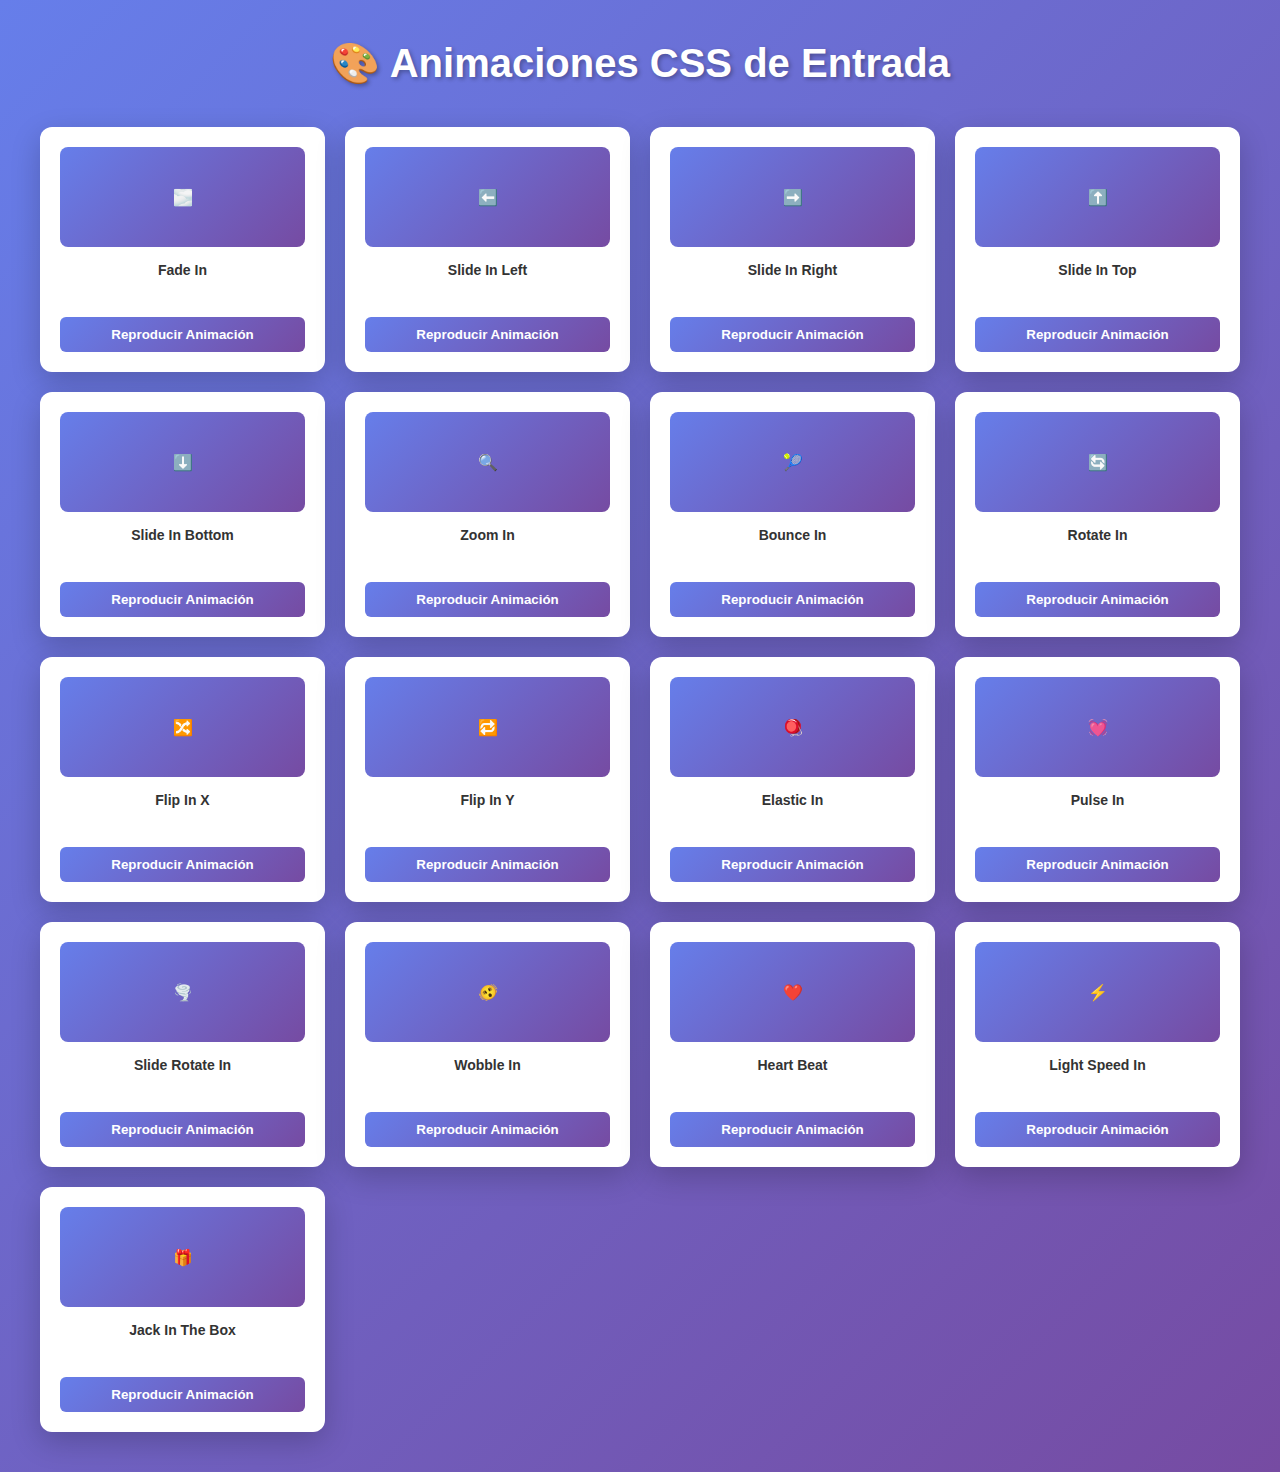
<file: animaciones.html>
<!DOCTYPE html>
<html lang="es">
<head>
    <meta charset="UTF-8">
    <meta name="viewport" content="width=device-width, initial-scale=1.0">
    <title>Animaciones CSS de Entrada</title>
    <style>
        * {
            margin: 0;
            padding: 0;
            box-sizing: border-box;
        }

        body {
            font-family: 'Segoe UI', Tahoma, Geneva, Verdana, sans-serif;
            background: linear-gradient(135deg, #667eea 0%, #764ba2 100%);
            min-height: 100vh;
            padding: 40px 20px;
        }

        .container {
            max-width: 1200px;
            margin: 0 auto;
        }

        h1 {
            text-align: center;
            color: white;
            margin-bottom: 40px;
            font-size: 2.5em;
            text-shadow: 2px 2px 4px rgba(0,0,0,0.3);
        }

        .grid {
            display: grid;
            grid-template-columns: repeat(auto-fit, minmax(280px, 1fr));
            gap: 20px;
        }

        .card {
            background: white;
            border-radius: 12px;
            padding: 20px;
            box-shadow: 0 10px 30px rgba(0,0,0,0.2);
            display: flex;
            flex-direction: column;
            align-items: center;
            gap: 15px;
        }

        .animation-box {
            width: 100%;
            height: 100px;
            background: linear-gradient(135deg, #667eea 0%, #764ba2 100%);
            border-radius: 8px;
            display: flex;
            align-items: center;
            justify-content: center;
            color: white;
            font-weight: bold;
            font-size: 16px;
            overflow: hidden;
        }

        .card h3 {
            color: #333;
            font-size: 14px;
            text-align: center;
            min-height: 40px;
        }

        button {
            background: linear-gradient(135deg, #667eea 0%, #764ba2 100%);
            color: white;
            border: none;
            padding: 10px 20px;
            border-radius: 6px;
            cursor: pointer;
            font-weight: bold;
            transition: transform 0.2s;
            width: 100%;
        }

        button:hover {
            transform: scale(1.05);
        }

        button:active {
            transform: scale(0.95);
        }

        /* ANIMACIONES DE ENTRADA */

        @keyframes fadeIn {
            from { opacity: 0; }
            to { opacity: 1; }
        }

        @keyframes slideInLeft {
            from { transform: translateX(-100%); opacity: 0; }
            to { transform: translateX(0); opacity: 1; }
        }

        @keyframes slideInRight {
            from { transform: translateX(100%); opacity: 0; }
            to { transform: translateX(0); opacity: 1; }
        }

        @keyframes slideInTop {
            from { transform: translateY(-100%); opacity: 0; }
            to { transform: translateY(0); opacity: 1; }
        }

        @keyframes slideInBottom {
            from { transform: translateY(100%); opacity: 0; }
            to { transform: translateY(0); opacity: 1; }
        }

        @keyframes zoomIn {
            from { transform: scale(0); opacity: 0; }
            to { transform: scale(1); opacity: 1; }
        }

        @keyframes bounceIn {
            0% { transform: scale(0); opacity: 0; }
            50% { transform: scale(1.1); }
            100% { transform: scale(1); opacity: 1; }
        }

        @keyframes rotateIn {
            from { transform: rotate(-45deg); opacity: 0; }
            to { transform: rotate(0); opacity: 1; }
        }

        @keyframes flipInX {
            from { transform: perspective(400px) rotateX(90deg); opacity: 0; }
            to { transform: perspective(400px) rotateX(0); opacity: 1; }
        }

        @keyframes flipInY {
            from { transform: perspective(400px) rotateY(90deg); opacity: 0; }
            to { transform: perspective(400px) rotateY(0); opacity: 1; }
        }

        @keyframes elasticIn {
            0% { transform: scale(0); opacity: 0; }
            50% { transform: scale(1.2); }
            100% { transform: scale(1); opacity: 1; }
        }

        @keyframes pulseIn {
            0% { transform: scale(0.5); opacity: 0; }
            50% { opacity: 0.5; }
            100% { transform: scale(1); opacity: 1; }
        }

        @keyframes slideRotateIn {
            from { transform: translateX(-100%) rotate(-45deg); opacity: 0; }
            to { transform: translateX(0) rotate(0); opacity: 1; }
        }

        @keyframes wobbleIn {
            0% { transform: translateX(-100%); opacity: 0; }
            15% { transform: translateX(0) rotate(3deg); }
            30% { transform: translateX(0) rotate(-3deg); }
            45% { transform: translateX(0) rotate(3deg); }
            60% { transform: translateX(0) rotate(-3deg); }
            75% { transform: translateX(0) rotate(3deg); }
            100% { transform: translateX(0) rotate(0); opacity: 1; }
        }

        @keyframes heartBeat {
            0%, 100% { transform: scale(1); opacity: 0; }
            10%, 30% { transform: scale(1); }
            20% { transform: scale(1.1); }
            100% { transform: scale(1); opacity: 1; }
        }

        @keyframes lightSpeedIn {
            from { transform: translateX(-100%) skewX(20deg); opacity: 0; }
            to { transform: translateX(0) skewX(0); opacity: 1; }
        }

        @keyframes jackInTheBox {
            0% { opacity: 0; transform: scale(0.1) rotate(45deg); }
            50% { transform: rotate(-10deg); }
            70% { transform: rotate(3deg); }
            100% { opacity: 1; transform: scale(1) rotate(0); }
        }

        .animate {
            animation-duration: 0.8s;
            animation-timing-function: ease-out;
            animation-fill-mode: forwards;
        }

        .animate.fadeIn { animation-name: fadeIn; }
        .animate.slideInLeft { animation-name: slideInLeft; }
        .animate.slideInRight { animation-name: slideInRight; }
        .animate.slideInTop { animation-name: slideInTop; }
        .animate.slideInBottom { animation-name: slideInBottom; }
        .animate.zoomIn { animation-name: zoomIn; }
        .animate.bounceIn { animation-name: bounceIn; animation-duration: 1s; }
        .animate.rotateIn { animation-name: rotateIn; }
        .animate.flipInX { animation-name: flipInX; }
        .animate.flipInY { animation-name: flipInY; }
        .animate.elasticIn { animation-name: elasticIn; animation-duration: 1s; }
        .animate.pulseIn { animation-name: pulseIn; }
        .animate.slideRotateIn { animation-name: slideRotateIn; }
        .animate.wobbleIn { animation-name: wobbleIn; animation-duration: 1s; }
        .animate.heartBeat { animation-name: heartBeat; animation-duration: 1.2s; }
        .animate.lightSpeedIn { animation-name: lightSpeedIn; animation-duration: 0.6s; }
        .animate.jackInTheBox { animation-name: jackInTheBox; animation-duration: 0.9s; }
    </style>
</head>
<body>
    <div class="container">
        <h1>🎨 Animaciones CSS de Entrada</h1>
        <div class="grid" id="grid"></div>
    </div>

    <script>
        const animations = [
            { name: 'Fade In', class: 'fadeIn', emoji: '🌫️' },
            { name: 'Slide In Left', class: 'slideInLeft', emoji: '⬅️' },
            { name: 'Slide In Right', class: 'slideInRight', emoji: '➡️' },
            { name: 'Slide In Top', class: 'slideInTop', emoji: '⬆️' },
            { name: 'Slide In Bottom', class: 'slideInBottom', emoji: '⬇️' },
            { name: 'Zoom In', class: 'zoomIn', emoji: '🔍' },
            { name: 'Bounce In', class: 'bounceIn', emoji: '🎾' },
            { name: 'Rotate In', class: 'rotateIn', emoji: '🔄' },
            { name: 'Flip In X', class: 'flipInX', emoji: '🔀' },
            { name: 'Flip In Y', class: 'flipInY', emoji: '🔁' },
            { name: 'Elastic In', class: 'elasticIn', emoji: '🪀' },
            { name: 'Pulse In', class: 'pulseIn', emoji: '💓' },
            { name: 'Slide Rotate In', class: 'slideRotateIn', emoji: '🌪️' },
            { name: 'Wobble In', class: 'wobbleIn', emoji: '🫨' },
            { name: 'Heart Beat', class: 'heartBeat', emoji: '❤️' },
            { name: 'Light Speed In', class: 'lightSpeedIn', emoji: '⚡' },
            { name: 'Jack In The Box', class: 'jackInTheBox', emoji: '🎁' },
        ];

        const grid = document.getElementById('grid');

        animations.forEach((anim, index) => {
            const card = document.createElement('div');
            card.className = 'card';
            card.innerHTML = `
                <div class="animation-box" id="box-${index}">
                    <span>${anim.emoji}</span>
                </div>
                <h3>${anim.name}</h3>
                <button onclick="playAnimation(${index}, '${anim.class}')">
                    Reproducir Animación
                </button>
            `;
            grid.appendChild(card);
        });

        function playAnimation(index, animationClass) {
            const box = document.getElementById(`box-${index}`);
            
            // Remover la animación anterior
            box.classList.remove('animate', ...animations.map(a => a.class));
            
            // Forzar reflow para reiniciar la animación
            void box.offsetWidth;
            
            // Añadir la nueva animación
            box.classList.add('animate', animationClass);
        }
    </script>
</body>
</html>
</file>
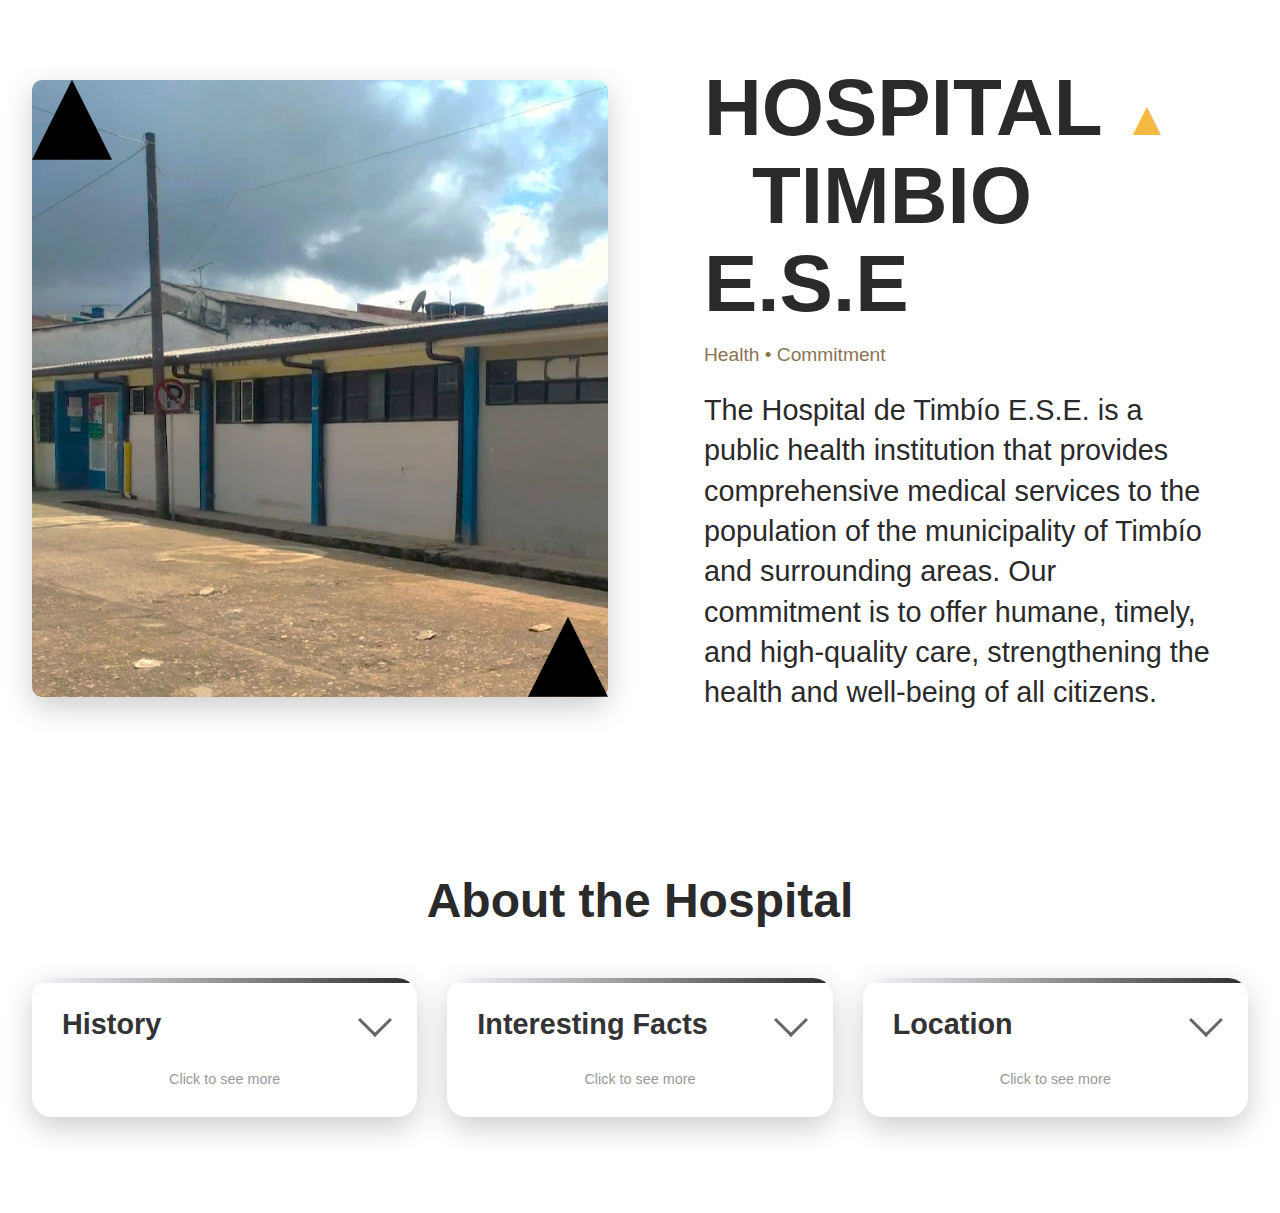
<file: hospital/hospital.html>
<!DOCTYPE html>
<html lang="en">
<head>
    <meta charset="UTF-8">
    <meta name="viewport" content="width=device-width, initial-scale=1.0">
    <title>Timbioclick</title>
    <style>
        * {
            margin: 0;
            padding: 0;
            box-sizing: border-box;
        }

        body {
            font-family: 'Arial Black', Arial, sans-serif;
            background: #ffffff;
            min-height: 100vh;
            padding: 2rem;
        }

        .container {
            max-width: 1400px;
            width: 100%;
            display: grid;
            grid-template-columns: 1fr 1fr;
            gap: 4rem;
            align-items: center;
            margin: 0 auto 4rem auto;
        }

        .character-section {
            position: relative;
        }

        .character {
            position: relative;
            width: fit-content;
            margin: 0 auto;
        }

        .trian {
            position: absolute;
            width: 80px;
            height: 80px;
            z-index: 10;
        }

        .trian-top-left {
            top: 0;
            left: 0;
            animation: floatTopLeft 4s ease-in-out infinite;
            background: #000000;
            clip-path: polygon(50% 0%, 0% 100%, 100% 100%);
        }

        .trian-bottom-right {
            bottom: 0;
            right: 0;
            animation: floatBottomRight 4s ease-in-out infinite;
            background: #000000;
            clip-path: polygon(50% 0%, 0% 100%, 100% 100%);
        }

        @keyframes floatTopLeft {
            0%, 100% { 
                transform: translate(0, 0) rotate(0deg);
            }
            50% { 
                transform: translate(-10px, -10px) rotate(5deg);
            }
        }

        @keyframes floatBottomRight {
            0%, 100% { 
                transform: translate(0, 0) rotate(180deg);
            }
            50% { 
                transform: translate(10px, 10px) rotate(185deg);
            }
        }

        .image-frame {
            position: relative;
            z-index: 5;
            overflow: hidden;
            border-radius: 10px;
            box-shadow: 0 10px 30px rgba(0,0,0,0.2);
        }

        .image-frame img {
            width: 100%;
            display: block;
        }

        .text-section {
            padding: 2rem;
        }

        .title {
            font-size: 5rem;
            color: #2a2a2a;
            margin-bottom: 1rem;
            line-height: 1.1;
            font-weight: 900;
            position: relative;
        }

        .title .work {
            display: block;
        }

        .title .that {
            display: block;
            padding-left: 3rem;
        }

        .title .matters {
            display: block;
        }

        .triangle {
            display: inline-block;
            color: #f4b942;
            font-size: 3rem;
            animation: spin 3s linear infinite;
        }

        @keyframes spin {
            from { transform: rotate(0deg); }
            to { transform: rotate(360deg); }
        }

        .subtitle {
            font-size: 1.2rem;
            color: #8b7355;
            margin-bottom: 1.5rem;
            font-family: Arial, sans-serif;
            font-weight: normal;
        }

        .description {
            font-size: 1.8rem;
            color: #2a2a2a;
            font-family: Arial, sans-serif;
            font-weight: normal;
            line-height: 1.4;
        }

        .cards-container {
            max-width: 1400px;
            margin: 0 auto;
            padding: 4rem 0;
        }

        .header {
            text-align: center;
            margin-bottom: 50px;
        }

        .header h1 {
            color: #2a2a2a;
            font-size: 3rem;
            margin-bottom: 10px;
            font-weight: 900;
        }

        .cards-grid {
            display: grid;
            grid-template-columns: repeat(auto-fit, minmax(350px, 1fr));
            gap: 30px;
        }

        .card {
            background: white;
            border-radius: 20px;
            padding: 30px;
            cursor: pointer;
            transition: all 0.4s cubic-bezier(0.4, 0, 0.2, 1);
            box-shadow: 0 10px 30px rgba(0,0,0,0.2);
            position: relative;
            overflow: hidden;
        }

        .card::before {
            content: '';
            position: absolute;
            top: 0;
            left: 0;
            right: 0;
            height: 5px;
            transition: height 0.4s ease;
            background: linear-gradient(90deg, #f8f9ff, #2c2c2c);
        }

        .card:hover {
            transform: translateY(-10px);
            box-shadow: 0 20px 40px rgba(0,0,0,0.3);
        }

        .card:hover::before {
            height: 8px;
        }

        .card.expanded {
            grid-column: 1 / -1;
            transform: scale(1.02);
        }

        .card-header {
            margin-bottom: 15px;
        }

        .card-title {
            font-size: 1.8rem;
            font-weight: bold;
            color: #333;
            margin-bottom: 5px;
        }

        .mapa {
            text-align: center;
        }

        .mapa iframe {
            border-radius: 10px;
        }

        .card-content {
            max-height: 0;
            opacity: 0;
            overflow: hidden;
            transition: all 0.5s cubic-bezier(0.4, 0, 0.2, 1);
        }

        .card.expanded .card-content {
            max-height: 2000px;
            opacity: 1;
            margin-top: 20px;
        }

        .card-description {
            color: #555;
            line-height: 1.6;
            font-size: 1.05rem;
            margin-bottom: 20px;
            padding-top: 20px;
            border-top: 2px solid #f0f0f0;
            font-weight: normal;
        }

        .click-indicator {
            text-align: center;
            color: #999;
            font-size: 0.9rem;
            margin-top: 15px;
            transition: opacity 0.3s ease;
            font-weight: normal;
        }

        .card.expanded .click-indicator {
            opacity: 0;
            height: 0;
            margin: 0;
        }

        .chevron {
            float: right;
            width: 24px;
            height: 24px;
            border-right: 3px solid #666;
            border-bottom: 3px solid #666;
            transform: rotate(45deg);
            transition: transform 0.3s ease;
        }

        .card.expanded .chevron {
            transform: rotate(-135deg);
        }

        @media (max-width: 968px) {
            .container {
                grid-template-columns: 1fr;
                gap: 2rem;
            }

            .title {
                font-size: 3.5rem;
            }
        }

        @media (max-width: 768px) {
            .header h1 {
                font-size: 2rem;
            }

            .cards-grid {
                grid-template-columns: 1fr;
            }

            .trian {
                width: 100px;
                height: 100px;
            }
        }
    </style>
</head>
<body>
    <div class="container">
        <div class="character-section">
            <div class="character">
                <div class="trian trian-top-left"></div>
                <div class="image-frame">
                    <img src="img-hospital/hospital_timbio.jpg" alt="Hospital Timbío">
                </div>
                <div class="trian trian-bottom-right"></div>
            </div>
        </div>

        <div class="text-section">
            <div class="title">
                <span class="work">HOSPITAL <span class="triangle">▲</span></span>
                <span class="that">TIMBIO</span>
                <span class="matters">E.S.E</span>
            </div>

            <p class="subtitle">Health • Commitment</p>
            
            <p class="description">
                The Hospital de Timbío E.S.E. is a public health institution that provides
                comprehensive medical services to the population of the municipality of Timbío and surrounding areas. 
                Our commitment is to offer humane, timely, and high-quality care, strengthening the health and 
                well-being of all citizens.
            </p>
        </div>
    </div>

    <div class="cards-container">
        <div class="header">
            <h1>About the Hospital</h1>
        </div>

        <div class="cards-grid">
            <div class="card purple" onclick="toggleCard(this)">
                <div class="card-header">
                    <div class="chevron"></div>
                    <h3 class="card-title">History</h3>
                </div>
                
                <div class="card-content">
                    <p class="card-description">
                        <strong>Foundation and Service</strong><br>
                        The Hospital de Timbío E.S.E. was founded more than 30 years ago as part of the public health system 
                        of the municipality of Timbío, Cauca department.<br><br>

                        It serves local residents, rural communities, and people from the region who require 
                        first-level medical attention.<br>
                        Approximately 35,000 people depend on its services.<br><br>

                        <strong>Staff and Equipment</strong><br>
                        It has around 120 employees, including healthcare and administrative personnel.<br><br>

                        Before recent improvements, the hospital's equipment was partially outdated.<br><br>

                        <strong>Crisis and Recovery</strong><br>
                        At one point, the hospital went through a significant operational and financial crisis.<br><br>

                        Under the management of Dr. Mónica Campo, a management model was implemented that included good 
                        patient safety practices, humanized treatment, and administrative reorganization. 
                        As a result, the hospital recovered financially, paid off debts to employees and suppliers, 
                        and significantly improved its services.<br><br>

                        <strong>Improvement of Service Indicators</strong><br>
                        In 2016, the hospital billed around 4 billion pesos per year, a figure that almost doubled by 2019, 
                        reaching about 8.5 billion pesos.<br><br>

                        The number of elective general medicine consultations increased from around 36,000 per year to 
                        approximately 63,000 (between 2016 and 2019), thanks to improved access and operational capacity.<br><br>

                        <strong>Recent Infrastructure and Equipment</strong><br>
                        Historic resources have recently been allocated to complete hospital infrastructure works and acquire 
                        medical and technological equipment.<br><br>

                        A new ambulance was also delivered to strengthen the emergency response capacity.<br>
                    </p>
                </div>

                <div class="click-indicator">Click to see more</div>
            </div>

            <div class="card orange" onclick="toggleCard(this)">
                <div class="card-header">
                    <div class="chevron"></div>
                    <h3 class="card-title">Interesting Facts</h3>
                </div>
                
                <div class="card-content">
                    <p class="card-description">
                        Despite the financial crisis, the hospital managed to recover without relying on municipal, departmental, 
                        or national co-financing to pay employee and supplier debts — something uncommon among E.S.E. institutions 
                        in the country.<br><br>

                        One of the most visible results of this management was the significant reduction in breast and cervical 
                        cancer cases: in 2016 there were 7 cases reported, in 2017 only 3, and in the following years no new 
                        serious cases were registered according to available data.<br><br>

                        The improvement in outpatient services was remarkable — not only in the number of consultations but also 
                        in accessibility and waiting times, thanks to administrative reorganization.<br><br>

                        In addition to medical care, the hospital actively participates in public health and prevention campaigns, 
                        such as breastfeeding promotion, human milk banks, kangaroo mother program, and breastfeeding-friendly 
                        rooms, among others.<br><br>

                        The community has also shown great support for the institution: resource allocation for infrastructure 
                        and equipment was the result of teamwork between hospital management, the municipal administration, and 
                        national health entities.<br>
                    </p>
                </div>

                <div class="click-indicator">Click to see more</div>
            </div>

            <div class="card blue" onclick="toggleCard(this)">
                <div class="card-header">
                    <div class="chevron"></div>
                    <h3 class="card-title">Location</h3>
                </div>
                
                <div class="card-content">
                    <p class="card-description">
                        It is located at Carrera 22 No. 18, corner of San Judas neighborhood.
                    </p>
                    <div class="mapa">
                        <iframe src="https://www.google.com/maps/embed?pb=!1m18!1m12!1m3!1d3986.4495107465705!2d-76.68818182503176!3d2.3546689976248305!2m3!1f0!2f0!3f0!3m2!1i1024!2i768!4f13.1!3m3!1m2!1s0x8e2fe30068f6b691%3A0x7e6c6aad6fb8dc9f!2sHospital%20Timb%C3%ADo%20E.S.E!5e0!3m2!1ses-419!2sco!4v1760468160799!5m2!1ses-419!2sco" width="400" height="300" style="border:0;" allowfullscreen="" loading="lazy" referrerpolicy="no-referrer-when-downgrade"></iframe>
                    </div>
                </div>

                <div class="click-indicator">Click to see more</div>
            </div>
        </div>
    </div>

    <script>
        function toggleCard(card) {
            if (card.classList.contains('expanded')) {
                card.classList.remove('expanded');
            } else {
                document.querySelectorAll('.card').forEach(function(c) {
                    c.classList.remove('expanded');
                });
                card.classList.add('expanded');
            }
        }
    </script>
</body>
</html>
</file>
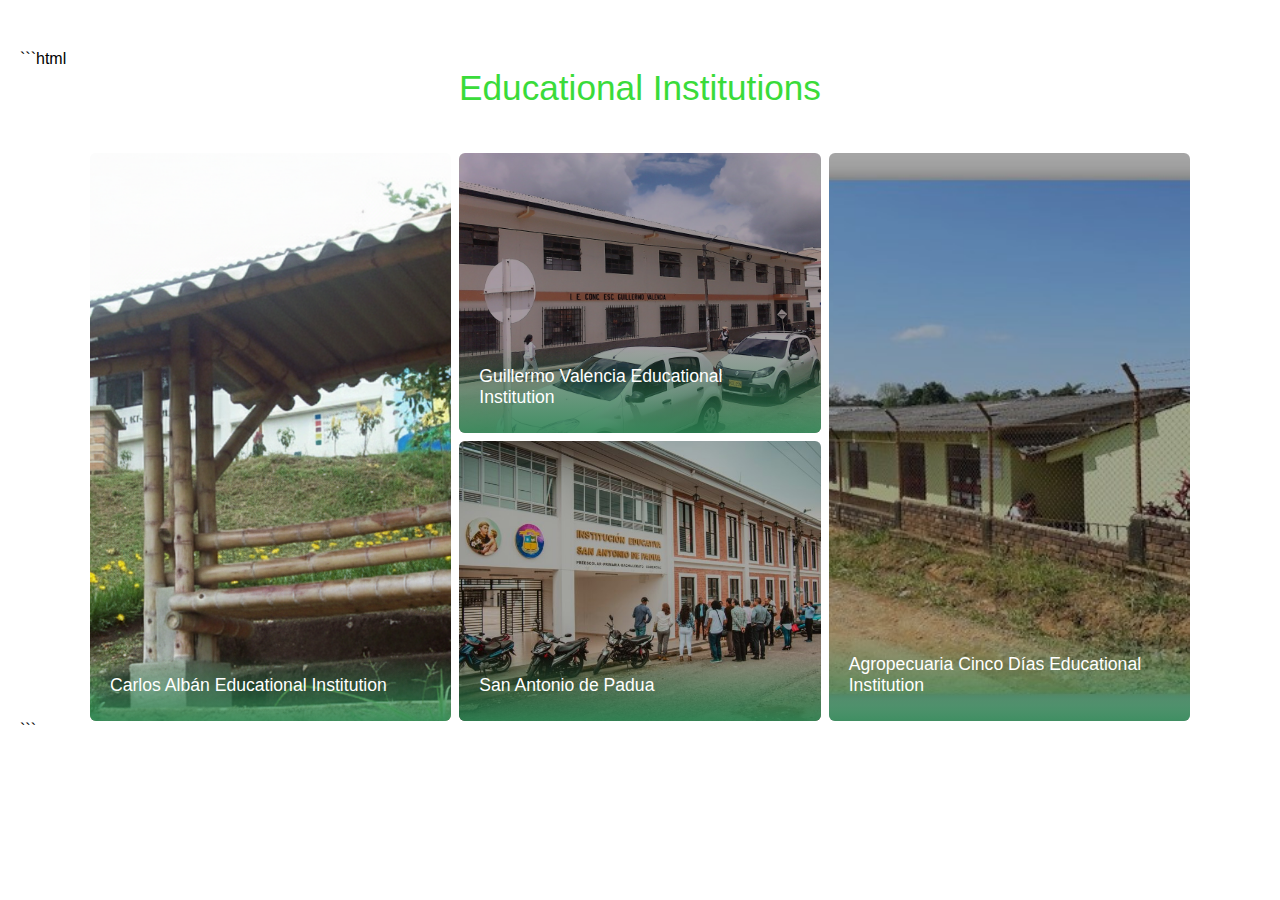
<file: school/cole.html>
```html
<!DOCTYPE html>
<html lang="en">
<head>
    <meta charset="UTF-8">
    <meta name="viewport" content="width=device-width, initial-scale=1.0">
    <title>Educational Institutions</title>
    <link rel="stylesheet" href="cole.css">
</head>
<body>
    <div class="container-school ">
        <div class="header">
            <h1> Educational Institutions</h1>
        </div>

        <div class="grid">
            <!-- Card 1 -->
            <div class="card">
                <img class="card-img" src="img-school/tres.png" alt="Carlos Albán">
                <div class="card-overlay">
                    <h3 class="card-title">Carlos Albán Educational Institution</h3>
                </div>
                <div class="info-panel">
                    <div>
                        <h4>Carlos Albán</h4>
                        <div class="info-item">
                            <div class="info-label">Location</div>
                            <div class="info-text">Timbio, Cauca</div>
                        </div>
                        <div class="info-divider"></div>
                        <div class="info-item">
                            <div class="info-label">Levels</div>
                            <div class="info-text">Basic and Secondary Education</div>
                        </div>
                        <div class="info-divider"></div>
                        <div class="info-item">
                            <div class="info-label">About</div>
                            <div class="info-text">
                                It offers a broad social and educational service to the community, including rural areas. Its coverage is not only urban; many of its branches are located in rural zones, allowing students from less urbanized areas to access education without having to travel long distances.
                            </div>
                        </div>
                    </div>
                </div>
            </div>

            <!-- Card 2 -->
            <div class="card">
                <img class="card-img" src="img-school/seis.jpg" alt="Guillermo Valencia">
                <div class="card-overlay">
                    <h3 class="card-title">Guillermo Valencia Educational Institution</h3>
                </div>
                <div class="info-panel">
                    <div>
                        <h4>Guillermo Valencia</h4>
                        <div class="info-item">
                            <div class="info-label">Location</div>
                            <div class="info-text">Popayán, Cauca</div>
                        </div>
                        <div class="info-divider"></div>
                        <div class="info-item">
                            <div class="info-label">Levels</div>
                            <div class="info-text">Preschool, Basic and Secondary Education</div>
                        </div>
                        <div class="info-divider"></div>
                        <div class="info-item">
                            <div class="info-label">About</div>
                            <div class="info-text">Institution with a deep educational tradition committed to comprehensive formation.</div>
                        </div>
                    </div>
                </div>
            </div>

            <!-- Card 3 -->
            <div class="card">
                <img class="card-img" src="img-school/cinco.jpg" alt="San Antonio de Padua">
                <div class="card-overlay">
                    <h3 class="card-title">San Antonio de Padua</h3>
                </div>
                <div class="info-panel">
                    <div>
                        <h4>San Antonio de Padua</h4>
                        <div class="info-item">
                            <div class="info-label">Location</div>
                            <div class="info-text">Calle 15 #14-89, Timbio, Cauca</div>
                        </div>
                        <div class="info-divider"></div>
                        <div class="info-item">
                            <div class="info-label">Levels</div>
                            <div class="info-text">Preschool, Basic, and Secondary Education</div>
                        </div>
                        <div class="info-divider"></div>
                        <div class="info-item">
                            <div class="info-label">About</div>
                            <div class="info-text">
                                The institution has stood out for being recognized “as one of the best in the country” in certain aspects, such as having one of the highest averages in national standardized tests.
                            </div>
                        </div>
                    </div>
                </div>
            </div>

            <!-- Card 4 -->
            <div class="card">
                <img class="card-img" src="img-school/ochp.jpg" alt="Technical Institution">
                <div class="card-overlay">
                    <h3 class="card-title">Agropecuaria Cinco Días Educational Institution</h3>
                </div>
                <div class="info-panel">
                    <div>
                        <h4>Agropecuaria Cinco Días Educational Institution</h4>
                        <div class="info-item">
                            <div class="info-label">Location</div>
                            <div class="info-text">Cinco Días Village, Timbio, Cauca</div>
                        </div>
                        <div class="info-divider"></div>
                        <div class="info-item">
                            <div class="info-label">Levels</div>
                            <div class="info-text">Preschool, Basic, and Secondary Education</div>
                        </div>
                        <div class="info-divider"></div>
                        <div class="info-item">
                            <div class="info-label">About</div>
                            <div class="info-text">
                                It defines itself as a technical agropecuary institution, focusing on education related to agricultural and livestock production, practical knowledge of farming, productive techniques, and related fields.
                            </div>
                        </div>
                    </div>
                </div>
            </div>
        </div>
    </div>
</body>
</html>
```
</file>
<file: school/cole.css>
* {
            margin: 0;
            padding: 0;
            box-sizing: border-box;
        }

        body {
            font-family: -apple-system, BlinkMacSystemFont, 'Segoe UI', Arial, sans-serif;
            background: #ffffff;
            padding: 50px 20px;
        }

        .container-school {
            max-width: 1100px;
            margin: 0 auto;
        }

        .header {
            text-align: center;
            margin-bottom: 45px;
        }

        .header h1 {
            font-size: 2.2rem;
            font-weight: 400;
            color: #3adb3a;
            margin-bottom: 10px;
        }

        

        .grid {
            display: grid;
            grid-template-columns: 1fr 1fr 1fr;
            gap: 8px;
            grid-auto-rows: 280px;
        }

        .card {
            background: #fff;
            border-radius: 6px;
            overflow: hidden;
            cursor: pointer;
            position: relative;
        }

        /* Primera card - grande a la izquierda */
        .card:nth-child(1) {
            grid-row: span 2;
        }

        /* Segunda card - pequeña arriba centro */
        .card:nth-child(2) {
            grid-column: 2;
        }

        /* Tercera card - pequeña abajo centro */
        .card:nth-child(3) {
            grid-column: 2;
        }

        /* Cuarta card - grande a la derecha */
        .card:nth-child(4) {
            grid-column: 3;
            grid-row: 1 / span 2;
        }

        .card-img {
            width: 100%;
            height: 100%;
            object-fit: cover;
            display: block;
            transition: transform 0.3s ease;
        }

        .card:hover .card-img {
            transform: scale(1.05);
        }

        .card-overlay {
            position: absolute;
            bottom: 0;
            left: 0;
            right: 0;
            padding: 20px;
            background: linear-gradient(to top, rgba(46, 139, 87, 0.85), transparent);
            color: white;
            transition: opacity 0.3s ease;
        }

        .card:hover .card-overlay {
            opacity: 0;
        }

        .card-title {
            font-size: 1.1rem;
            font-weight: 500;
            margin-bottom: 5px;
        }


        /* Panel de información adicional */
        .info-panel {
            position: absolute;
            bottom: 0;
            left: 0;
            right: 0;
            height: 0;
            background: rgba(255, 255, 255, 0.98);
            backdrop-filter: blur(10px);
            padding: 0 25px;
            transition: height 0.4s ease, padding 0.4s ease;
            overflow: hidden;
            z-index: 10;
            display: flex;
            flex-direction: column;
            justify-content: center;
        }

        .card:hover .info-panel {
            height: 100%;
            padding: 25px;
        }

        .info-panel h4 {
            color: #2E8B57;
            font-size: 1.2rem;
            margin-bottom: 15px;
            font-weight: 600;
        }

        .info-item {
            margin-bottom: 12px;
        }

        .info-label {
            font-size: 0.75rem;
            color: #2E8B57;
            text-transform: uppercase;
            letter-spacing: 0.5px;
            margin-bottom: 4px;
            font-weight: 600;
        }

        .info-text {
            font-size: 0.88rem;
            color: #333;
            line-height: 1.5;
        }

        .info-divider {
            height: 1px;
            background: #A9B7A3;
            margin: 12px 0;
            opacity: 0.5;
        }

        /* Colores de fondo para las imágenes */
        .bg-1 { background: linear-gradient(135deg, #d4e8d4 0%, #e8f5e8 100%); }
        .bg-2 { background: linear-gradient(135deg, #e0f0e0 0%, #f0f8f0 100%); }
        .bg-3 { background: linear-gradient(135deg, #d8e8d8 0%, #e8f0e8 100%); }
        .bg-4 { background: linear-gradient(135deg, #e4f0e4 0%, #f4f8f4 100%); }

        @media (max-width: 768px) {
            .grid {
                grid-template-columns: 1fr;
                grid-auto-rows: 250px;
                gap: 8px;
            }

            .card:nth-child(1),
            .card:nth-child(4) {
                grid-row: span 1;
                grid-column: 1;
            }

            .card:nth-child(2),
            .card:nth-child(3) {
                grid-column: 1;
            }

            .header h1 {
                font-size: 1.8rem;
            }

            .info-panel h4 {
                font-size: 1rem;
            }

            .info-text {
                font-size: 0.82rem;
            }
        }
</file>
